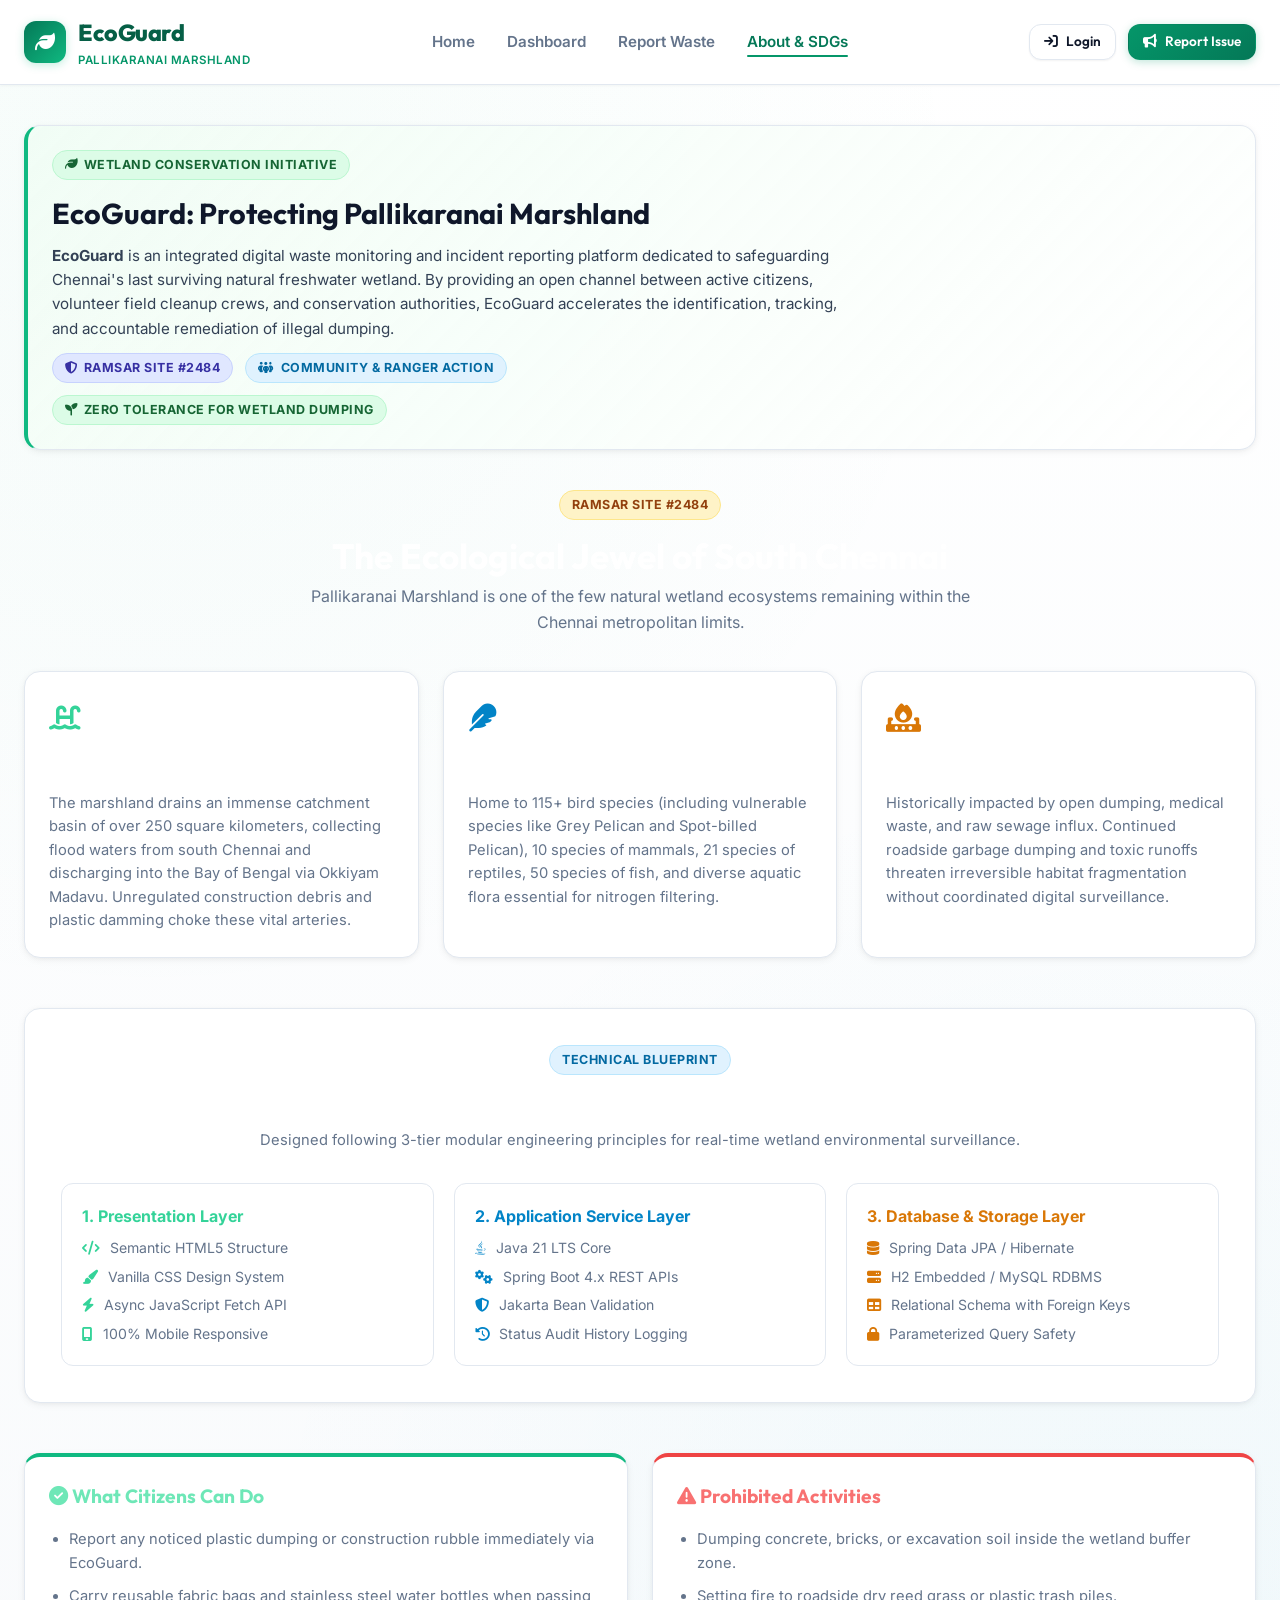
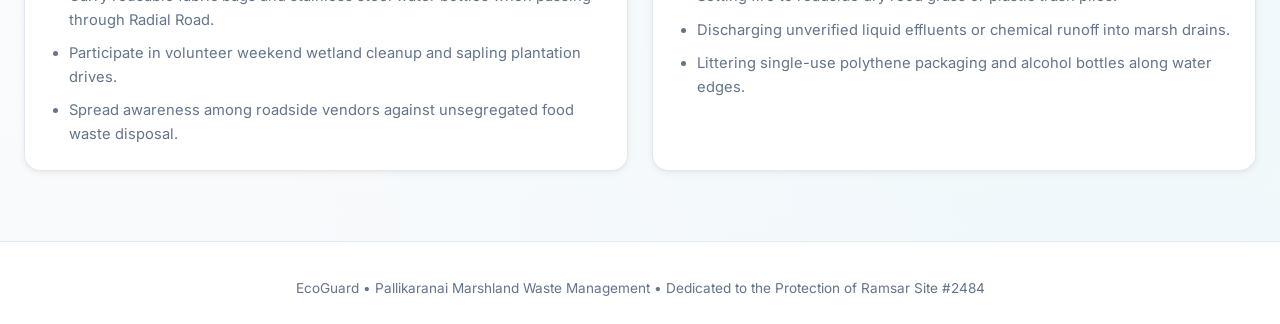
<file: src/main/resources/static/about.html>
<!DOCTYPE html>
<html lang="en">
<head>
  <meta charset="UTF-8">
  <meta name="viewport" content="width=device-width, initial-scale=1.0">
  <title>EcoGuard | About & Conservation Mission</title>
  <meta name="description" content="Conservation background, ecological profile, and system architecture for Pallikaranai Marshland Waste Management System.">
  <link rel="stylesheet" href="css/style.css">
  <link rel="stylesheet" href="https://cdnjs.cloudflare.com/ajax/libs/font-awesome/6.4.0/css/all.min.css">
</head>
<body>

  <!-- Navigation Bar -->
  <header class="navbar">
    <div class="container nav-container">
      <a href="index.html" class="brand">
        <div class="brand-icon">
          <i class="fa-solid fa-leaf"></i>
        </div>
        <div>
          <div class="brand-title">EcoGuard</div>
          <div class="brand-sub">Pallikaranai Marshland</div>
        </div>
      </a>

      <ul class="nav-links">
        <li><a href="index.html" class="nav-link">Home</a></li>
        <li><a href="dashboard.html" class="nav-link">Dashboard</a></li>
        <li><a href="report.html" class="nav-link">Report Waste</a></li>
        <li><a href="about.html" class="nav-link active">About & SDGs</a></li>
      </ul>

      <div class="nav-actions" id="nav-user-actions">
        <!-- Injected dynamically by api.js -->
      </div>
    </div>
  </header>

  <!-- Main Content -->
  <main class="container" style="padding-top: 40px; padding-bottom: 70px;">

    <!-- Project Mission Card -->
    <div class="card" style="margin-bottom: 40px; border-left: 4px solid var(--primary-500); background: linear-gradient(135deg, rgba(240, 253, 244, 0.8), #ffffff);">
      <div style="display: flex; justify-content: space-between; align-items: flex-start; flex-wrap: wrap; gap: 20px;">
        <div style="max-width: 800px;">
          <span class="badge badge-resolved" style="margin-bottom: 10px;">
            <i class="fa-solid fa-leaf"></i> WETLAND CONSERVATION INITIATIVE
          </span>
          <h2 style="font-family: var(--font-heading); font-size: 1.8rem; color: var(--text-main); margin-bottom: 8px;">
            EcoGuard: Protecting Pallikaranai Marshland
          </h2>
          <p style="color: var(--text-body); font-size: 0.95rem; line-height: 1.6; margin-bottom: 12px;">
            <strong>EcoGuard</strong> is an integrated digital waste monitoring and incident reporting platform dedicated to safeguarding 
            Chennai's last surviving natural freshwater wetland. By providing an open channel between active citizens, volunteer field cleanup crews, 
            and conservation authorities, EcoGuard accelerates the identification, tracking, and accountable remediation of illegal dumping.
          </p>
          <div style="display: flex; gap: 12px; flex-wrap: wrap;">
            <span class="badge badge-under-review"><i class="fa-solid fa-shield-halved"></i> Ramsar Site #2484</span>
            <span class="badge badge-in-progress"><i class="fa-solid fa-people-group"></i> Community & Ranger Action</span>
            <span class="badge badge-resolved"><i class="fa-solid fa-seedling"></i> Zero Tolerance for Wetland Dumping</span>
          </div>
        </div>
      </div>
    </div>

    <!-- Pallikaranai Marshland Ecological Profile -->
    <div style="margin-bottom: 50px;">
      <div style="text-align: center; max-width: 700px; margin: 0 auto 36px;">
        <span class="badge badge-submitted" style="margin-bottom: 8px;">RAMSAR SITE #2484</span>
        <h2 style="font-family: var(--font-heading); font-size: 2.2rem; color: white;">
          The Ecological Jewel of South Chennai
        </h2>
        <p style="color: var(--text-muted);">
          Pallikaranai Marshland is one of the few natural wetland ecosystems remaining within the Chennai metropolitan limits.
        </p>
      </div>

      <div style="display: grid; grid-template-columns: repeat(auto-fit, minmax(320px, 1fr)); gap: 24px;">
        <div class="card">
          <div style="font-size: 28px; color: var(--primary-400); margin-bottom: 12px;">
            <i class="fa-solid fa-water-ladder"></i>
          </div>
          <h3 style="font-family: var(--font-heading); font-size: 1.2rem; color: white; margin-bottom: 8px;">
            Critical Hydrological Function
          </h3>
          <p style="color: var(--text-muted); font-size: 0.92rem; line-height: 1.6;">
            The marshland drains an immense catchment basin of over 250 square kilometers, collecting flood waters from south Chennai 
            and discharging into the Bay of Bengal via Okkiyam Madavu. Unregulated construction debris and plastic damming choke these vital arteries.
          </p>
        </div>

        <div class="card">
          <div style="font-size: 28px; color: var(--accent-cyan); margin-bottom: 12px;">
            <i class="fa-solid fa-feather"></i>
          </div>
          <h3 style="font-family: var(--font-heading); font-size: 1.2rem; color: white; margin-bottom: 8px;">
            Rich Biodiversity Haven
          </h3>
          <p style="color: var(--text-muted); font-size: 0.92rem; line-height: 1.6;">
            Home to 115+ bird species (including vulnerable species like Grey Pelican and Spot-billed Pelican), 10 species of mammals, 
            21 species of reptiles, 50 species of fish, and diverse aquatic flora essential for nitrogen filtering.
          </p>
        </div>

        <div class="card">
          <div style="font-size: 28px; color: var(--accent-amber); margin-bottom: 12px;">
            <i class="fa-solid fa-fire-burner"></i>
          </div>
          <h3 style="font-family: var(--font-heading); font-size: 1.2rem; color: white; margin-bottom: 8px;">
            Pollution Pressures & Threats
          </h3>
          <p style="color: var(--text-muted); font-size: 0.92rem; line-height: 1.6;">
            Historically impacted by open dumping, medical waste, and raw sewage influx. Continued roadside garbage dumping and toxic runoffs 
            threaten irreversible habitat fragmentation without coordinated digital surveillance.
          </p>
        </div>
      </div>
    </div>

    <!-- System Architecture Breakdown -->
    <div class="card" style="margin-bottom: 50px; padding: 36px;">
      <div style="text-align: center; margin-bottom: 30px;">
        <span class="badge badge-in-progress" style="margin-bottom: 8px;">TECHNICAL BLUEPRINT</span>
        <h3 style="font-family: var(--font-heading); font-size: 1.8rem; color: white;">
          EcoGuard System Architecture
        </h3>
        <p style="color: var(--text-muted); font-size: 0.92rem;">
          Designed following 3-tier modular engineering principles for real-time wetland environmental surveillance.
        </p>
      </div>

      <div style="display: grid; grid-template-columns: repeat(auto-fit, minmax(240px, 1fr)); gap: 20px;">
        <div style="background: rgba(255,255,255,0.02); border: 1px solid var(--border-glass); border-radius: var(--radius-md); padding: 20px;">
          <div style="color: var(--primary-400); font-weight: 700; margin-bottom: 8px; font-size: 1rem;">
            1. Presentation Layer
          </div>
          <ul style="color: var(--text-muted); font-size: 0.88rem; list-style: none; display: flex; flex-direction: column; gap: 6px;">
            <li><i class="fa-solid fa-code" style="color: var(--primary-400); margin-right: 6px;"></i> Semantic HTML5 Structure</li>
            <li><i class="fa-solid fa-paintbrush" style="color: var(--primary-400); margin-right: 6px;"></i> Vanilla CSS Design System</li>
            <li><i class="fa-solid fa-bolt" style="color: var(--primary-400); margin-right: 6px;"></i> Async JavaScript Fetch API</li>
            <li><i class="fa-solid fa-mobile-screen" style="color: var(--primary-400); margin-right: 6px;"></i> 100% Mobile Responsive</li>
          </ul>
        </div>

        <div style="background: rgba(255,255,255,0.02); border: 1px solid var(--border-glass); border-radius: var(--radius-md); padding: 20px;">
          <div style="color: var(--accent-cyan); font-weight: 700; margin-bottom: 8px; font-size: 1rem;">
            2. Application Service Layer
          </div>
          <ul style="color: var(--text-muted); font-size: 0.88rem; list-style: none; display: flex; flex-direction: column; gap: 6px;">
            <li><i class="fa-brands fa-java" style="color: var(--accent-cyan); margin-right: 6px;"></i> Java 21 LTS Core</li>
            <li><i class="fa-solid fa-gears" style="color: var(--accent-cyan); margin-right: 6px;"></i> Spring Boot 4.x REST APIs</li>
            <li><i class="fa-solid fa-shield-halved" style="color: var(--accent-cyan); margin-right: 6px;"></i> Jakarta Bean Validation</li>
            <li><i class="fa-solid fa-clock-rotate-left" style="color: var(--accent-cyan); margin-right: 6px;"></i> Status Audit History Logging</li>
          </ul>
        </div>

        <div style="background: rgba(255,255,255,0.02); border: 1px solid var(--border-glass); border-radius: var(--radius-md); padding: 20px;">
          <div style="color: var(--accent-amber); font-weight: 700; margin-bottom: 8px; font-size: 1rem;">
            3. Database & Storage Layer
          </div>
          <ul style="color: var(--text-muted); font-size: 0.88rem; list-style: none; display: flex; flex-direction: column; gap: 6px;">
            <li><i class="fa-solid fa-database" style="color: var(--accent-amber); margin-right: 6px;"></i> Spring Data JPA / Hibernate</li>
            <li><i class="fa-solid fa-server" style="color: var(--accent-amber); margin-right: 6px;"></i> H2 Embedded / MySQL RDBMS</li>
            <li><i class="fa-solid fa-table" style="color: var(--accent-amber); margin-right: 6px;"></i> Relational Schema with Foreign Keys</li>
            <li><i class="fa-solid fa-lock" style="color: var(--accent-amber); margin-right: 6px;"></i> Parameterized Query Safety</li>
          </ul>
        </div>
      </div>
    </div>

    <!-- Do's and Don'ts for Marshland Conservation -->
    <div style="display: grid; grid-template-columns: repeat(auto-fit, minmax(320px, 1fr)); gap: 24px;">
      <div class="card" style="border-top: 4px solid var(--primary-500);">
        <h3 style="font-family: var(--font-heading); font-size: 1.2rem; color: var(--primary-300); margin-bottom: 16px;">
          <i class="fa-solid fa-circle-check"></i> What Citizens Can Do
        </h3>
        <ul style="color: var(--text-muted); font-size: 0.92rem; display: flex; flex-direction: column; gap: 10px; padding-left: 20px;">
          <li>Report any noticed plastic dumping or construction rubble immediately via EcoGuard.</li>
          <li>Carry reusable fabric bags and stainless steel water bottles when passing through Radial Road.</li>
          <li>Participate in volunteer weekend wetland cleanup and sapling plantation drives.</li>
          <li>Spread awareness among roadside vendors against unsegregated food waste disposal.</li>
        </ul>
      </div>

      <div class="card" style="border-top: 4px solid #ef4444;">
        <h3 style="font-family: var(--font-heading); font-size: 1.2rem; color: #f87171; margin-bottom: 16px;">
          <i class="fa-solid fa-triangle-exclamation"></i> Prohibited Activities
        </h3>
        <ul style="color: var(--text-muted); font-size: 0.92rem; display: flex; flex-direction: column; gap: 10px; padding-left: 20px;">
          <li>Dumping concrete, bricks, or excavation soil inside the wetland buffer zone.</li>
          <li>Setting fire to roadside dry reed grass or plastic trash piles.</li>
          <li>Discharging unverified liquid effluents or chemical runoff into marsh drains.</li>
          <li>Littering single-use polythene packaging and alcohol bottles along water edges.</li>
        </ul>
      </div>
    </div>

  </main>

  <!-- Footer -->
  <footer class="footer">
    <div class="container" style="text-align: center;">
      <p style="color: var(--text-muted); font-size: 0.85rem;">
        EcoGuard &bull; Pallikaranai Marshland Waste Management &bull; Dedicated to the Protection of Ramsar Site #2484
      </p>
    </div>
  </footer>

  <script src="js/api.js"></script>
</body>
</html>
</file>
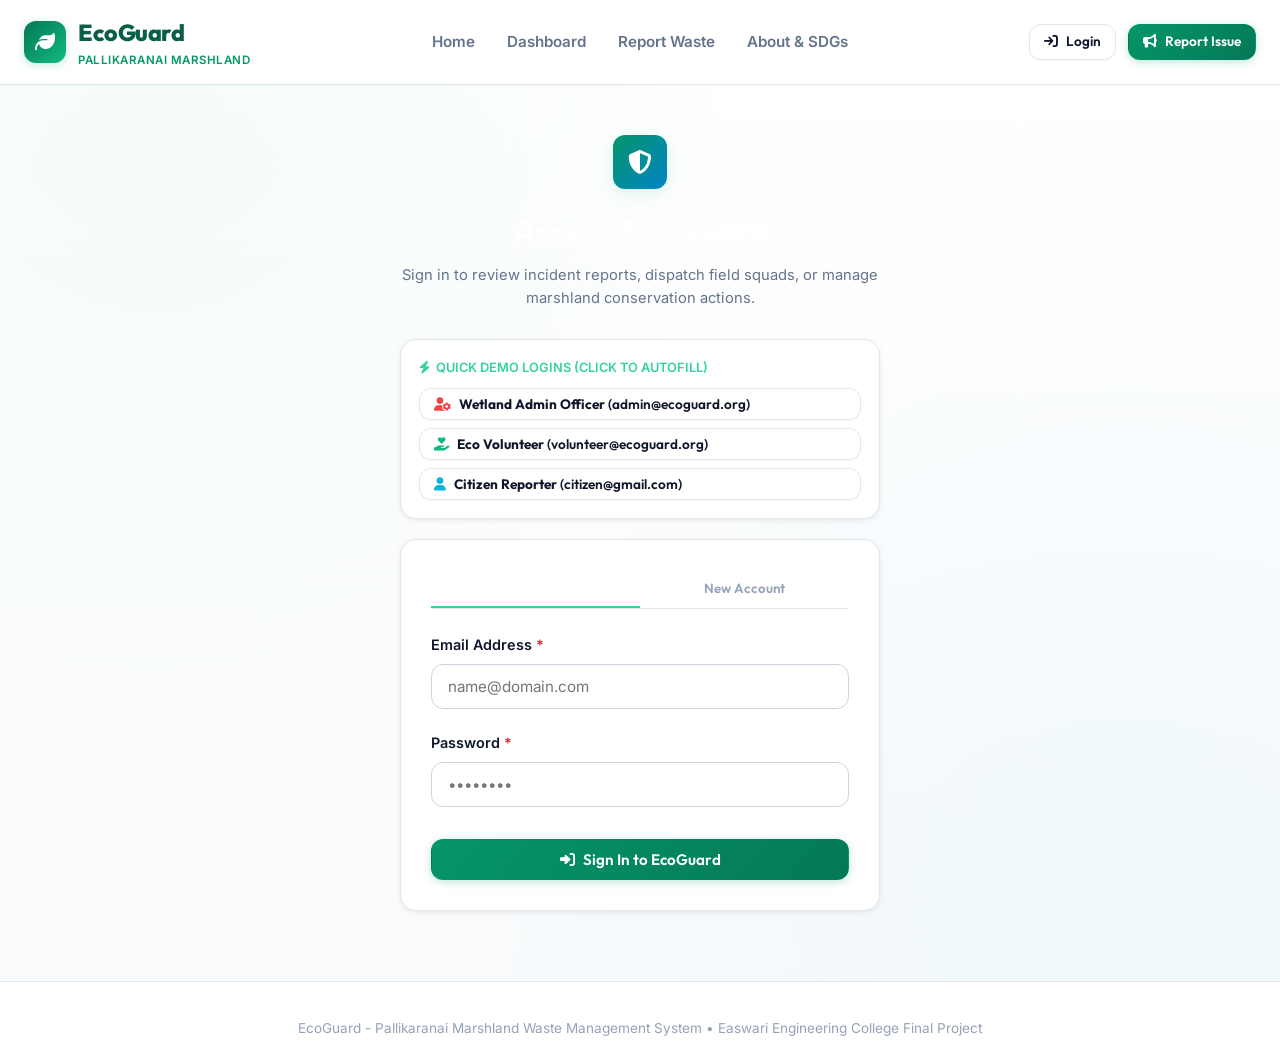
<file: src/main/resources/static/login.html>
<!DOCTYPE html>
<html lang="en">
<head>
  <meta charset="UTF-8">
  <meta name="viewport" content="width=device-width, initial-scale=1.0">
  <title>EcoGuard | Login & Access Portal</title>
  <meta name="description" content="Sign in to EcoGuard for Pallikaranai Marshland monitoring, administrative review, and field patrol management.">
  <link rel="stylesheet" href="css/style.css">
  <link rel="stylesheet" href="https://cdnjs.cloudflare.com/ajax/libs/font-awesome/6.4.0/css/all.min.css">
</head>
<body>

  <!-- Navigation Bar -->
  <header class="navbar">
    <div class="container nav-container">
      <a href="index.html" class="brand">
        <div class="brand-icon">
          <i class="fa-solid fa-leaf"></i>
        </div>
        <div>
          <div class="brand-title">EcoGuard</div>
          <div class="brand-sub">Pallikaranai Marshland</div>
        </div>
      </a>

      <ul class="nav-links">
        <li><a href="index.html" class="nav-link">Home</a></li>
        <li><a href="dashboard.html" class="nav-link">Dashboard</a></li>
        <li><a href="report.html" class="nav-link">Report Waste</a></li>
        <li><a href="about.html" class="nav-link">About & SDGs</a></li>
      </ul>

      <div class="nav-actions" id="nav-user-actions">
        <!-- Injected dynamically by api.js -->
      </div>
    </div>
  </header>

  <main class="container" style="padding-top: 50px; padding-bottom: 70px; display: flex; justify-content: center;">
    <div style="width: 100%; max-width: 480px;">

      <!-- Header -->
      <div style="text-align: center; margin-bottom: 28px;">
        <div style="width: 54px; height: 54px; border-radius: var(--radius-md); background: linear-gradient(135deg, var(--primary-600), var(--accent-cyan)); display: flex; align-items: center; justify-content: center; margin: 0 auto 16px; color: white; font-size: 24px; box-shadow: var(--glow-emerald);">
          <i class="fa-solid fa-shield-halved"></i>
        </div>
        <h1 style="font-family: var(--font-heading); font-size: 2rem; color: white; margin-bottom: 8px;">
          Access EcoGuard
        </h1>
        <p style="color: var(--text-muted); font-size: 0.92rem;">
          Sign in to review incident reports, dispatch field squads, or manage marshland conservation actions.
        </p>
      </div>

      <!-- Quick Demo Account Fillers -->
      <div class="card" style="margin-bottom: 20px; padding: 18px;">
        <div style="font-size: 0.8rem; font-weight: 600; color: var(--primary-400); text-transform: uppercase; margin-bottom: 10px; display: flex; align-items: center; gap: 6px;">
          <i class="fa-solid fa-bolt"></i> Quick Demo Logins (Click to Autofill)
        </div>
        <div style="display: flex; flex-direction: column; gap: 8px;">
          <button type="button" onclick="quickFill('admin@ecoguard.org', 'admin123')" class="btn btn-secondary btn-sm" style="justify-content: flex-start; text-align: left;">
            <i class="fa-solid fa-user-gear" style="color: #ef4444;"></i>
            <span><strong>Wetland Admin Officer</strong> (admin@ecoguard.org)</span>
          </button>
          <button type="button" onclick="quickFill('volunteer@ecoguard.org', 'volunteer123')" class="btn btn-secondary btn-sm" style="justify-content: flex-start; text-align: left;">
            <i class="fa-solid fa-hand-holding-heart" style="color: #10b981;"></i>
            <span><strong>Eco Volunteer</strong> (volunteer@ecoguard.org)</span>
          </button>
          <button type="button" onclick="quickFill('citizen@gmail.com', 'citizen123')" class="btn btn-secondary btn-sm" style="justify-content: flex-start; text-align: left;">
            <i class="fa-solid fa-user" style="color: #06b6d4;"></i>
            <span><strong>Citizen Reporter</strong> (citizen@gmail.com)</span>
          </button>
        </div>
      </div>

      <!-- Login / Signup Card -->
      <div class="card" style="padding: 30px;">
        <!-- Tabs -->
        <div style="display: flex; border-bottom: 1px solid var(--border-glass); margin-bottom: 24px;">
          <button id="tab-login" onclick="switchAuthTab('login')" style="flex: 1; padding: 10px; background: none; border: none; color: white; font-weight: 600; font-family: var(--font-heading); border-bottom: 2px solid var(--primary-400); cursor: pointer;">
            Sign In
          </button>
          <button id="tab-register" onclick="switchAuthTab('register')" style="flex: 1; padding: 10px; background: none; border: none; color: var(--text-dim); font-weight: 600; font-family: var(--font-heading); border-bottom: 2px solid transparent; cursor: pointer;">
            New Account
          </button>
        </div>

        <!-- Login Form -->
        <form id="auth-login-form" onsubmit="handleLoginSubmit(event)">
          <div class="form-group">
            <label class="form-label" for="login-email">Email Address <span class="req">*</span></label>
            <input type="email" id="login-email" class="form-control" placeholder="name@domain.com" required>
          </div>

          <div class="form-group">
            <label class="form-label" for="login-password">Password <span class="req">*</span></label>
            <input type="password" id="login-password" class="form-control" placeholder="••••••••" required>
          </div>

          <button type="submit" class="btn btn-primary" id="btn-login" style="width: 100%; margin-top: 10px;">
            <i class="fa-solid fa-right-to-bracket"></i> Sign In to EcoGuard
          </button>
        </form>

        <!-- Register Form (Initially Hidden) -->
        <form id="auth-register-form" onsubmit="handleRegisterSubmit(event)" style="display: none;">
          <div class="form-group">
            <label class="form-label" for="reg-name">Full Name <span class="req">*</span></label>
            <input type="text" id="reg-name" class="form-control" placeholder="e.g. Adarsh S" required>
          </div>

          <div class="form-group">
            <label class="form-label" for="reg-email">Email Address <span class="req">*</span></label>
            <input type="email" id="reg-email" class="form-control" placeholder="name@domain.com" required>
          </div>

          <div class="form-group">
            <label class="form-label" for="reg-password">Password <span class="req">*</span></label>
            <input type="password" id="reg-password" class="form-control" placeholder="Minimum 6 characters" minlength="6" required>
          </div>

          <div class="form-group">
            <label class="form-label" for="reg-role">Account Type</label>
            <select id="reg-role" class="form-control">
              <option value="CITIZEN">Concerned Citizen</option>
              <option value="VOLUNTEER">Eco Volunteer / Student</option>
              <option value="ADMIN">Wetland Authority Official</option>
            </select>
          </div>

          <button type="submit" class="btn btn-primary" id="btn-register" style="width: 100%; margin-top: 10px;">
            <i class="fa-solid fa-user-plus"></i> Create EcoGuard Account
          </button>
        </form>

      </div>
    </div>
  </main>

  <!-- Footer -->
  <footer class="footer">
    <div class="container" style="text-align: center;">
      <p style="color: var(--text-dim); font-size: 0.85rem;">
        EcoGuard - Pallikaranai Marshland Waste Management System &bull; Easwari Engineering College Final Project
      </p>
    </div>
  </footer>

  <script src="js/api.js"></script>
  <script>
    function quickFill(email, password) {
      switchAuthTab('login');
      document.getElementById('login-email').value = email;
      document.getElementById('login-password').value = password;
      showToast(`Autofilled credentials for ${email}`);
    }

    function switchAuthTab(tab) {
      const loginForm = document.getElementById('auth-login-form');
      const regForm = document.getElementById('auth-register-form');
      const tabLogin = document.getElementById('tab-login');
      const tabReg = document.getElementById('tab-register');

      if (tab === 'login') {
        loginForm.style.display = 'block';
        regForm.style.display = 'none';
        tabLogin.style.color = 'white';
        tabLogin.style.borderBottomColor = 'var(--primary-400)';
        tabReg.style.color = 'var(--text-dim)';
        tabReg.style.borderBottomColor = 'transparent';
      } else {
        loginForm.style.display = 'none';
        regForm.style.display = 'block';
        tabReg.style.color = 'white';
        tabReg.style.borderBottomColor = 'var(--primary-400)';
        tabLogin.style.color = 'var(--text-dim)';
        tabLogin.style.borderBottomColor = 'transparent';
      }
    }

    async function handleLoginSubmit(e) {
      e.preventDefault();
      const email = document.getElementById('login-email').value.trim();
      const password = document.getElementById('login-password').value;

      const btn = document.getElementById('btn-login');
      btn.disabled = true;
      btn.innerHTML = '<i class="fa-solid fa-spinner fa-spin"></i> Authenticating...';

      try {
        const res = await EcoGuardAPI.login(email, password);
        if (res.success) {
          EcoGuardAPI.setUser({
            userId: res.userId,
            name: res.name,
            email: res.email,
            role: res.role,
            token: res.token
          });
          showToast(`Welcome back, ${res.name}!`);
          setTimeout(() => {
            window.location.href = 'dashboard.html';
          }, 800);
        } else {
          showToast(res.message || 'Invalid credentials', 'error');
        }
      } catch (err) {
        console.error('Login error', err);
        showToast('Login server error. Please try again.', 'error');
      } finally {
        btn.disabled = false;
        btn.innerHTML = '<i class="fa-solid fa-right-to-bracket"></i> Sign In to EcoGuard';
      }
    }

    async function handleRegisterSubmit(e) {
      e.preventDefault();
      const name = document.getElementById('reg-name').value.trim();
      const email = document.getElementById('reg-email').value.trim();
      const password = document.getElementById('reg-password').value;
      const role = document.getElementById('reg-role').value;

      const btn = document.getElementById('btn-register');
      btn.disabled = true;
      btn.innerHTML = '<i class="fa-solid fa-spinner fa-spin"></i> Registering...';

      try {
        const res = await EcoGuardAPI.register(name, email, password, role);
        if (res.success) {
          EcoGuardAPI.setUser({
            userId: res.userId,
            name: res.name,
            email: res.email,
            role: res.role,
            token: res.token
          });
          showToast(`Account created! Welcome to EcoGuard, ${res.name}!`);
          setTimeout(() => {
            window.location.href = 'dashboard.html';
          }, 800);
        } else {
          showToast(res.message || 'Registration failed', 'error');
        }
      } catch (err) {
        console.error('Register error', err);
        showToast('Registration server error. Please try again.', 'error');
      } finally {
        btn.disabled = false;
        btn.innerHTML = '<i class="fa-solid fa-user-plus"></i> Create EcoGuard Account';
      }
    }
  </script>
</body>
</html>
</file>
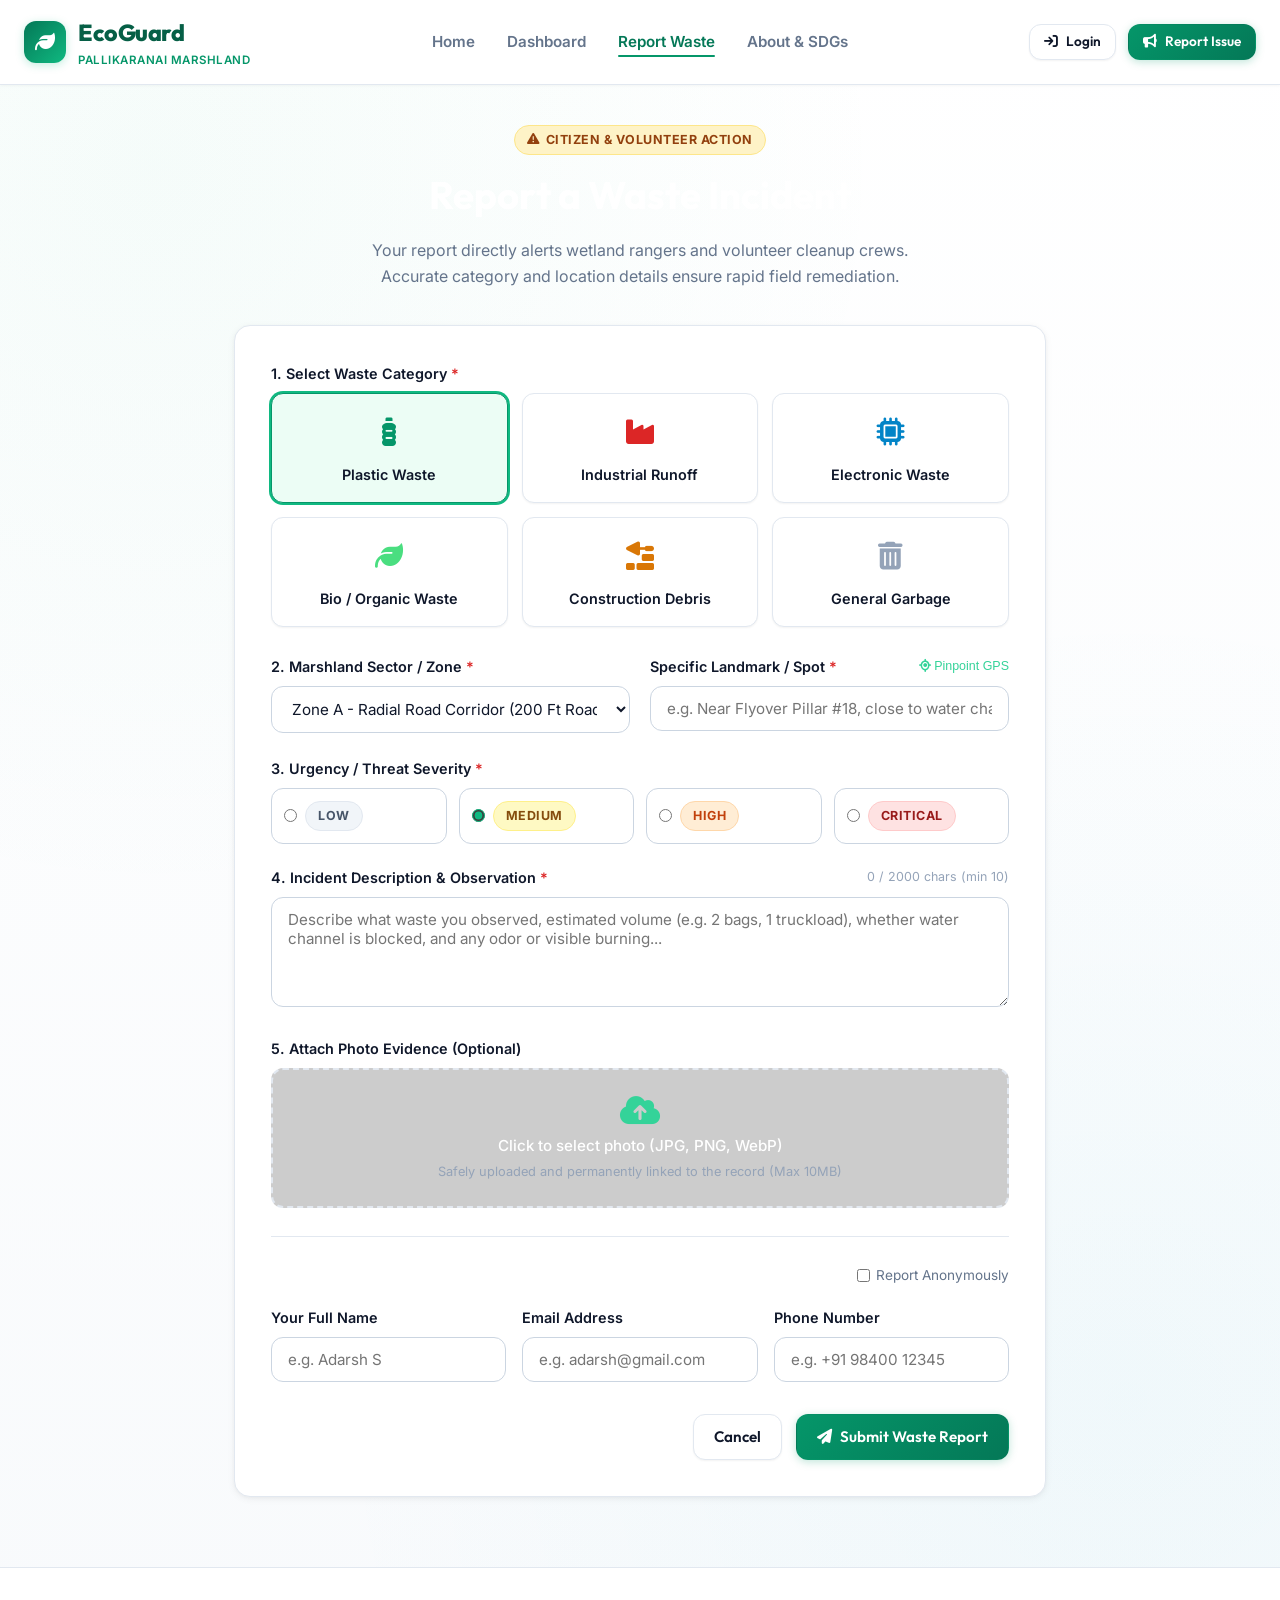
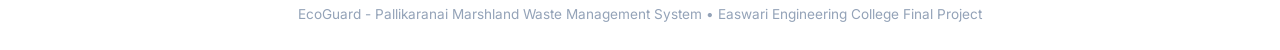
<file: src/main/resources/static/report.html>
<!DOCTYPE html>
<html lang="en">
<head>
  <meta charset="UTF-8">
  <meta name="viewport" content="width=device-width, initial-scale=1.0">
  <title>EcoGuard | Report Waste Incident</title>
  <meta name="description" content="Report illegal waste dumping, plastic pollution, or industrial runoff in Pallikaranai Marshland.">
  <link rel="stylesheet" href="css/style.css">
  <link rel="stylesheet" href="https://cdnjs.cloudflare.com/ajax/libs/font-awesome/6.4.0/css/all.min.css">
</head>
<body>

  <!-- Navigation Bar -->
  <header class="navbar">
    <div class="container nav-container">
      <a href="index.html" class="brand">
        <div class="brand-icon">
          <i class="fa-solid fa-leaf"></i>
        </div>
        <div>
          <div class="brand-title">EcoGuard</div>
          <div class="brand-sub">Pallikaranai Marshland</div>
        </div>
      </a>

      <ul class="nav-links">
        <li><a href="index.html" class="nav-link">Home</a></li>
        <li><a href="dashboard.html" class="nav-link">Dashboard</a></li>
        <li><a href="report.html" class="nav-link active">Report Waste</a></li>
        <li><a href="about.html" class="nav-link">About & SDGs</a></li>
      </ul>

      <div class="nav-actions" id="nav-user-actions">
        <!-- Injected dynamically by api.js -->
      </div>
    </div>
  </header>

  <!-- Report Form Container -->
  <main class="container" style="padding-top: 40px; padding-bottom: 70px; max-width: 860px;">
    
    <div style="text-align: center; margin-bottom: 36px;">
      <span class="badge badge-submitted" style="margin-bottom: 10px;">
        <i class="fa-solid fa-triangle-exclamation"></i> CITIZEN & VOLUNTEER ACTION
      </span>
      <h1 style="font-family: var(--font-heading); font-size: 2.4rem; color: white; margin-bottom: 12px;">
        Report a Waste Incident
      </h1>
      <p style="color: var(--text-muted); font-size: 1rem; max-width: 600px; margin: 0 auto;">
        Your report directly alerts wetland rangers and volunteer cleanup crews. 
        Accurate category and location details ensure rapid field remediation.
      </p>
    </div>

    <div class="card" style="padding: 36px;">
      <form id="waste-report-form" onsubmit="handleReportSubmit(event)">

        <!-- Step 1: Waste Category -->
        <div style="margin-bottom: 28px;">
          <label class="form-label">
            1. Select Waste Category <span class="req">*</span>
          </label>
          <input type="hidden" id="report-category" value="Plastic Waste" required>

          <div class="category-grid" id="category-selector-grid">
            <div class="category-card selected" onclick="selectCategory('Plastic Waste', this)">
              <div class="category-icon"><i class="fa-solid fa-bottle-water"></i></div>
              <div class="category-name">Plastic Waste</div>
            </div>

            <div class="category-card" onclick="selectCategory('Industrial Runoff', this)">
              <div class="category-icon" style="color: var(--accent-red);"><i class="fa-solid fa-industry"></i></div>
              <div class="category-name">Industrial Runoff</div>
            </div>

            <div class="category-card" onclick="selectCategory('Electronic Waste', this)">
              <div class="category-icon" style="color: var(--accent-cyan);"><i class="fa-solid fa-microchip"></i></div>
              <div class="category-name">Electronic Waste</div>
            </div>

            <div class="category-card" onclick="selectCategory('Bio / Organic Waste', this)">
              <div class="category-icon" style="color: #4ade80;"><i class="fa-solid fa-leaf"></i></div>
              <div class="category-name">Bio / Organic Waste</div>
            </div>

            <div class="category-card" onclick="selectCategory('Construction Debris', this)">
              <div class="category-icon" style="color: var(--accent-amber);"><i class="fa-solid fa-trowel-bricks"></i></div>
              <div class="category-name">Construction Debris</div>
            </div>

            <div class="category-card" onclick="selectCategory('General Solid Waste', this)">
              <div class="category-icon" style="color: #94a3b8;"><i class="fa-solid fa-trash-can"></i></div>
              <div class="category-name">General Garbage</div>
            </div>
          </div>
        </div>

        <!-- Step 2: Marshland Sector & Location -->
        <div style="display: grid; grid-template-columns: repeat(auto-fit, minmax(260px, 1fr)); gap: 20px; margin-bottom: 24px;">
          <div>
            <label class="form-label" for="report-zone">
              2. Marshland Sector / Zone <span class="req">*</span>
            </label>
            <select id="report-zone" class="form-control" required>
              <option value="Zone A - Radial Road Corridor">Zone A - Radial Road Corridor (200 Ft Road)</option>
              <option value="Zone B - Velachery MRTS Edge">Zone B - Velachery MRTS Terminal Edge</option>
              <option value="Zone C - Perumbakkam Boundary">Zone C - Perumbakkam Wetland Boundary</option>
              <option value="Zone D - Medavakkam Lake Inlet">Zone D - Medavakkam Lake Inlet & Bypass</option>
              <option value="Zone E - Sholinganallur Radial Link">Zone E - Sholinganallur Radial Link</option>
            </select>
          </div>

          <div>
            <div style="display: flex; justify-content: space-between; align-items: center; margin-bottom: 8px;">
              <label class="form-label" for="report-location" style="margin-bottom: 0;">
                Specific Landmark / Spot <span class="req">*</span>
              </label>
              <button type="button" onclick="autoFillGPS()" style="background: none; border: none; color: var(--primary-400); font-size: 0.78rem; cursor: pointer;">
                <i class="fa-solid fa-location-crosshairs"></i> Pinpoint GPS
              </button>
            </div>
            <input type="text" id="report-location" class="form-control" placeholder="e.g. Near Flyover Pillar #18, close to water channel" required>
          </div>
        </div>

        <!-- Step 3: Urgency Level -->
        <div class="form-group">
          <label class="form-label">
            3. Urgency / Threat Severity <span class="req">*</span>
          </label>
          <div style="display: grid; grid-template-columns: repeat(auto-fit, minmax(130px, 1fr)); gap: 12px;">
            <label style="background: rgba(255,255,255,0.03); border: 1px solid var(--border-subtle); padding: 12px; border-radius: var(--radius-md); cursor: pointer; display: flex; align-items: center; gap: 8px;">
              <input type="radio" name="severity" value="LOW" style="accent-color: var(--primary-500);">
              <span class="badge badge-low">Low</span>
            </label>
            <label style="background: rgba(255,255,255,0.03); border: 1px solid var(--border-subtle); padding: 12px; border-radius: var(--radius-md); cursor: pointer; display: flex; align-items: center; gap: 8px;">
              <input type="radio" name="severity" value="MEDIUM" checked style="accent-color: var(--primary-500);">
              <span class="badge badge-medium">Medium</span>
            </label>
            <label style="background: rgba(255,255,255,0.03); border: 1px solid var(--border-subtle); padding: 12px; border-radius: var(--radius-md); cursor: pointer; display: flex; align-items: center; gap: 8px;">
              <input type="radio" name="severity" value="HIGH" style="accent-color: var(--primary-500);">
              <span class="badge badge-high">High</span>
            </label>
            <label style="background: rgba(255,255,255,0.03); border: 1px solid var(--border-subtle); padding: 12px; border-radius: var(--radius-md); cursor: pointer; display: flex; align-items: center; gap: 8px;">
              <input type="radio" name="severity" value="CRITICAL" style="accent-color: var(--accent-red);">
              <span class="badge badge-critical">Critical</span>
            </label>
          </div>
        </div>

        <!-- Step 4: Description -->
        <div class="form-group">
          <div style="display: flex; justify-content: space-between; align-items: center; margin-bottom: 8px;">
            <label class="form-label" for="report-description" style="margin-bottom: 0;">
              4. Incident Description & Observation <span class="req">*</span>
            </label>
            <span id="char-counter" style="font-size: 0.78rem; color: var(--text-dim);">0 / 2000 chars (min 10)</span>
          </div>
          <textarea id="report-description" class="form-control" rows="4" 
            placeholder="Describe what waste you observed, estimated volume (e.g. 2 bags, 1 truckload), whether water channel is blocked, and any odor or visible burning..." required></textarea>
        </div>

        <!-- Step 5: Optional Photo Upload -->
        <div class="form-group">
          <label class="form-label">
            5. Attach Photo Evidence (Optional)
          </label>
          <div style="border: 2px dashed var(--border-glass); border-radius: var(--radius-md); padding: 24px; text-align: center; background: rgba(0,0,0,0.2); cursor: pointer;" onclick="document.getElementById('file-input').click()">
            <i class="fa-solid fa-cloud-arrow-up" style="font-size: 32px; color: var(--primary-400); margin-bottom: 8px;"></i>
            <div style="font-weight: 500; font-size: 0.95rem; color: #fff;">Click to select photo (JPG, PNG, WebP)</div>
            <div style="font-size: 0.8rem; color: var(--text-dim); margin-top: 4px;">Safely uploaded and permanently linked to the record (Max 10MB)</div>
            <input type="file" id="file-input" style="display: none;" accept="image/jpeg,image/png,image/webp" onchange="previewImage(this)">
          </div>
          <div id="image-preview-container" style="display: none; margin-top: 12px; align-items: center; gap: 12px; background: rgba(255,255,255,0.05); padding: 8px 14px; border-radius: 8px;">
            <i class="fa-solid fa-image" style="color: var(--primary-400);"></i>
            <span id="preview-filename" style="font-size: 0.85rem; color: white; flex: 1;"></span>
            <button type="button" onclick="removeImage()" style="background: none; border: none; color: #f87171; cursor: pointer;"><i class="fa-solid fa-xmark"></i></button>
          </div>
        </div>

        <!-- Step 6: Reporter Information -->
        <div style="border-top: 1px solid var(--border-glass); padding-top: 24px; margin-top: 28px;">
          <div style="display: flex; justify-content: space-between; align-items: center; margin-bottom: 16px;">
            <h4 style="font-family: var(--font-heading); font-size: 1.1rem; color: white;">Reporter Information</h4>
            <label style="font-size: 0.85rem; color: var(--text-muted); cursor: pointer; display: flex; align-items: center; gap: 6px;">
              <input type="checkbox" id="toggle-anonymous" onchange="handleAnonymousToggle(this)" style="accent-color: var(--primary-500);">
              Report Anonymously
            </label>
          </div>

          <div id="reporter-fields" style="display: grid; grid-template-columns: repeat(auto-fit, minmax(220px, 1fr)); gap: 16px;">
            <div>
              <label class="form-label" for="report-name">Your Full Name</label>
              <input type="text" id="report-name" class="form-control" placeholder="e.g. Adarsh S">
            </div>
            <div>
              <label class="form-label" for="report-email">Email Address</label>
              <input type="email" id="report-email" class="form-control" placeholder="e.g. adarsh@gmail.com">
            </div>
            <div>
              <label class="form-label" for="report-phone">Phone Number</label>
              <input type="tel" id="report-phone" class="form-control" placeholder="e.g. +91 98400 12345">
            </div>
          </div>
        </div>

        <!-- Submit Button -->
        <div style="margin-top: 32px; display: flex; justify-content: flex-end; gap: 14px;">
          <a href="index.html" class="btn btn-secondary">Cancel</a>
          <button type="submit" class="btn btn-primary" id="btn-submit-report" style="min-width: 200px;">
            <i class="fa-solid fa-paper-plane"></i> Submit Waste Report
          </button>
        </div>

      </form>
    </div>

  </main>

  <!-- Modal: Report Success Confirmation -->
  <div class="modal-overlay" id="modal-success">
    <div class="modal-content" style="text-align: center; max-width: 520px;">
      <div style="width: 70px; height: 70px; border-radius: 50%; background: rgba(16, 185, 129, 0.2); border: 2px solid var(--primary-400); display: flex; align-items: center; justify-content: center; margin: 0 auto 20px; font-size: 32px; color: var(--primary-400);">
        <i class="fa-solid fa-check"></i>
      </div>

      <h3 style="font-family: var(--font-heading); font-size: 1.6rem; color: white; margin-bottom: 8px;">
        Report Saved to Database!
      </h3>
      <p style="color: var(--text-muted); font-size: 0.95rem; margin-bottom: 20px;">
        Your incident report has been securely stored in the database.
      </p>

      <div style="background: rgba(255,255,255,0.04); border: 1px solid var(--border-glass); border-radius: var(--radius-md); padding: 16px; margin-bottom: 24px; text-align: left;">
        <div style="display: flex; justify-content: space-between; margin-bottom: 8px; font-size: 0.9rem;">
          <span style="color: var(--text-dim);">Ticket ID:</span>
          <span style="font-weight: 700; color: var(--primary-300);" id="conf-ticket-id">#--</span>
        </div>
        <div style="display: flex; justify-content: space-between; margin-bottom: 8px; font-size: 0.9rem;">
          <span style="color: var(--text-dim);">Category:</span>
          <span style="font-weight: 600; color: white;" id="conf-category">--</span>
        </div>
        <div style="display: flex; justify-content: space-between; margin-bottom: 8px; font-size: 0.9rem;">
          <span style="color: var(--text-dim);">Sector:</span>
          <span style="font-weight: 600; color: white;" id="conf-zone">--</span>
        </div>
        <div id="conf-photo-row" style="display: none; justify-content: space-between; font-size: 0.9rem; margin-top: 8px; padding-top: 8px; border-top: 1px solid var(--border-glass);">
          <span style="color: var(--text-dim);">Attached Photo:</span>
          <span style="font-weight: 600; color: var(--accent-cyan);"><i class="fa-solid fa-paperclip"></i> Saved to server</span>
        </div>
      </div>

      <div style="display: flex; gap: 12px; justify-content: center;">
        <a href="dashboard.html" class="btn btn-primary btn-sm">
          <i class="fa-solid fa-chart-line"></i> View on Dashboard
        </a>
        <button onclick="resetAndCloseSuccessModal()" class="btn btn-secondary btn-sm">
          Submit Another Report
        </button>
      </div>
    </div>
  </div>

  <!-- Footer -->
  <footer class="footer">
    <div class="container" style="text-align: center;">
      <p style="color: var(--text-dim); font-size: 0.85rem;">
        EcoGuard - Pallikaranai Marshland Waste Management System &bull; Easwari Engineering College Final Project
      </p>
    </div>
  </footer>

  <script src="js/api.js"></script>
  <script>
    function selectCategory(catName, cardEl) {
      document.getElementById('report-category').value = catName;
      document.querySelectorAll('.category-card').forEach(c => c.classList.remove('selected'));
      cardEl.classList.add('selected');
    }

    function autoFillGPS() {
      const demoLocations = [
        "200 Feet Radial Road, opposite Pallikaranai Eco-Park gate",
        "Perumbakkam Lake canal bund near Wetland survey stone #12",
        "Velachery MRTS southern perimeter stormwater outlet",
        "Medavakkam bypass culvert near freshwater inlet marsh",
        "Sholinganallur Radial Link Road, adjacent to mangrove reed bed"
      ];
      const randomLoc = demoLocations[Math.floor(Math.random() * demoLocations.length)];
      document.getElementById('report-location').value = randomLoc;
      showToast('Landmark pinned with Pallikaranai field coordinates!');
    }

    function handleAnonymousToggle(checkbox) {
      const fields = document.getElementById('reporter-fields');
      if (checkbox.checked) {
        fields.style.opacity = '0.4';
        fields.style.pointerEvents = 'none';
        document.getElementById('report-name').value = 'Anonymous Citizen';
      } else {
        fields.style.opacity = '1';
        fields.style.pointerEvents = 'auto';
        const user = EcoGuardAPI.getUser();
        if (user) {
          document.getElementById('report-name').value = user.name;
          document.getElementById('report-email').value = user.email;
        } else {
          document.getElementById('report-name').value = '';
        }
      }
    }

    function previewImage(input) {
      if (input.files && input.files[0]) {
        const file = input.files[0];
        document.getElementById('preview-filename').textContent = file.name + ' (' + (file.size / 1024).toFixed(1) + ' KB)';
        document.getElementById('image-preview-container').style.display = 'flex';
      }
    }

    function removeImage() {
      document.getElementById('file-input').value = '';
      document.getElementById('image-preview-container').style.display = 'none';
    }

    // Character counter
    document.getElementById('report-description').addEventListener('input', (e) => {
      const len = e.target.value.length;
      document.getElementById('char-counter').textContent = `${len} / 2000 chars (min 10)`;
      if (len < 10) {
        document.getElementById('char-counter').style.color = '#f87171';
      } else {
        document.getElementById('char-counter').style.color = 'var(--primary-400)';
      }
    });

    async function handleReportSubmit(e) {
      e.preventDefault();
      const category = document.getElementById('report-category').value;
      const zone = document.getElementById('report-zone').value;
      const location = document.getElementById('report-location').value.trim();
      const severityChecked = document.querySelector('input[name="severity"]:checked');
      const severity = severityChecked ? severityChecked.value : 'MEDIUM';
      const description = document.getElementById('report-description').value.trim();
      const isAnon = document.getElementById('toggle-anonymous').checked;
      const reporterName = isAnon ? 'Anonymous Citizen' : (document.getElementById('report-name').value.trim() || 'Concerned Citizen');
      const reporterEmail = isAnon ? '' : document.getElementById('report-email').value.trim();
      const reporterPhone = isAnon ? '' : document.getElementById('report-phone').value.trim();

      if (description.length < 10) {
        showToast('Please provide a description of at least 10 characters', 'error');
        return;
      }

      const fileInput = document.getElementById('file-input');
      const hasPhoto = fileInput && fileInput.files && fileInput.files.length > 0;

      // Construct multipart FormData so real file is safely uploaded
      const formData = new FormData();
      formData.append('category', category);
      formData.append('zone', zone);
      formData.append('location', location);
      formData.append('severity', severity);
      formData.append('description', description);
      formData.append('reporterName', reporterName);
      if (reporterEmail) formData.append('reporterEmail', reporterEmail);
      if (reporterPhone) formData.append('reporterPhone', reporterPhone);

      if (hasPhoto) {
        formData.append('photo', fileInput.files[0]);
      }

      const btn = document.getElementById('btn-submit-report');
      btn.disabled = true;
      btn.innerHTML = '<i class="fa-solid fa-spinner fa-spin"></i> Saving Report...';

      try {
        const res = await EcoGuardAPI.submitReport(formData);
        if (res.success && res.data) {
          document.getElementById('conf-ticket-id').textContent = '#' + res.data.id;
          document.getElementById('conf-category').textContent = res.data.category;
          document.getElementById('conf-zone').textContent = res.data.zone;
          document.getElementById('conf-photo-row').style.display = res.data.imageUrl ? 'flex' : 'none';
          document.getElementById('modal-success').classList.add('active');
        } else {
          showToast(res.message || 'Failed to submit report', 'error');
        }
      } catch (err) {
        console.error('Error submitting report', err);
        showToast('Server communication error. Please try again.', 'error');
      } finally {
        btn.disabled = false;
        btn.innerHTML = '<i class="fa-solid fa-paper-plane"></i> Submit Waste Report';
      }
    }

    function resetAndCloseSuccessModal() {
      document.getElementById('modal-success').classList.remove('active');
      document.getElementById('waste-report-form').reset();
      document.getElementById('image-preview-container').style.display = 'none';
      document.getElementById('char-counter').textContent = '0 / 2000 chars (min 10)';
      window.scrollTo({ top: 0, behavior: 'smooth' });
    }

    document.addEventListener('DOMContentLoaded', () => {
      const user = EcoGuardAPI.getUser();
      if (user) {
        document.getElementById('report-name').value = user.name;
        document.getElementById('report-email').value = user.email;
      }
    });
  </script>
</body>
</html>
</file>
<file: src/main/resources/static/css/style.css>
/* ==========================================================================
   EcoGuard Design System - Pallikaranai Marshland Waste Management
   Bright White & Emerald Green Design with Authentic Wetland Photography
   ========================================================================== */

@import url('https://fonts.googleapis.com/css2?family=Outfit:wght@300;400;500;600;700;800&family=Inter:wght@300;400;500;600;700&display=swap');

:root {
  /* Color Palette - Vibrant Emerald & Eco Accents */
  --primary-50: #ecfdf5;
  --primary-100: #d1fae5;
  --primary-200: #a7f3d0;
  --primary-300: #6ee7b7;
  --primary-400: #34d399;
  --primary-500: #10b981;
  --primary-600: #059669;
  --primary-700: #047857;
  --primary-800: #065f46;
  --primary-900: #064e3b;

  --accent-cyan: #0284c7;
  --accent-teal: #0d9488;
  --accent-amber: #d97706;
  --accent-red: #dc2626;
  --accent-purple: #7c3aed;

  /* Bright White Surfaces */
  --bg-main: #f8fafc;
  --bg-white: #ffffff;
  --bg-card: #ffffff;
  --bg-card-hover: #f8fafc;
  --bg-glass: rgba(255, 255, 255, 0.95);
  --border-glass: #e2e8f0;
  --border-subtle: #cbd5e1;
  --border-focus: #10b981;

  /* Typography */
  --text-main: #0f172a;
  --text-body: #334155;
  --text-muted: #64748b;
  --text-dim: #94a3b8;
  --font-heading: 'Outfit', -apple-system, BlinkMacSystemFont, sans-serif;
  --font-body: 'Inter', -apple-system, BlinkMacSystemFont, sans-serif;

  /* Shadows */
  --shadow-sm: 0 1px 2px 0 rgba(0, 0, 0, 0.05);
  --shadow-card: 0 2px 8px -1px rgba(0, 0, 0, 0.07), 0 1px 4px -1px rgba(0, 0, 0, 0.04);
  --shadow-lg: 0 12px 24px -6px rgba(0, 0, 0, 0.09), 0 4px 10px -3px rgba(0, 0, 0, 0.04);
  --glow-emerald: 0 4px 16px rgba(16, 185, 129, 0.15);

  /* Radius & Transitions */
  --radius-sm: 8px;
  --radius-md: 12px;
  --radius-lg: 16px;
  --radius-full: 9999px;
  --transition: all 0.2s cubic-bezier(0.4, 0, 0.2, 1);
}

/* Base & Reset */
* {
  margin: 0;
  padding: 0;
  box-sizing: border-box;
}

html {
  scroll-behavior: smooth;
}

body {
  font-family: var(--font-body);
  background-color: var(--bg-main);
  color: var(--text-body);
  line-height: 1.6;
  min-height: 100vh;
  display: flex;
  flex-direction: column;
  overflow-x: hidden;
  background-image: 
    radial-gradient(circle at 12% 10%, rgba(16, 185, 129, 0.04) 0%, transparent 40%),
    radial-gradient(circle at 88% 85%, rgba(6, 182, 212, 0.04) 0%, transparent 45%),
    linear-gradient(to bottom, #ffffff, #f8fafc);
}

h1, h2, h3, h4, h5, h6 {
  color: var(--text-main);
  font-family: var(--font-heading);
  font-weight: 700;
}

/* Layout Containers */
.container {
  width: 100%;
  max-width: 1280px;
  margin: 0 auto;
  padding: 0 24px;
}

/* Navigation */
.navbar {
  position: sticky;
  top: 0;
  z-index: 100;
  background: rgba(255, 255, 255, 0.96);
  backdrop-filter: blur(12px);
  -webkit-backdrop-filter: blur(12px);
  border-bottom: 1px solid var(--border-glass);
  box-shadow: 0 1px 3px 0 rgba(0, 0, 0, 0.04);
  padding: 14px 0;
  transition: var(--transition);
}

.nav-container {
  display: flex;
  align-items: center;
  justify-content: space-between;
}

.brand {
  display: flex;
  align-items: center;
  gap: 12px;
  text-decoration: none;
  color: var(--text-main);
}

.brand-icon {
  width: 42px;
  height: 42px;
  background: linear-gradient(135deg, var(--primary-700), var(--primary-500));
  border-radius: var(--radius-md);
  display: flex;
  align-items: center;
  justify-content: center;
  color: white;
  font-size: 20px;
  box-shadow: 0 2px 8px rgba(16, 185, 129, 0.25);
}

.brand-title {
  font-family: var(--font-heading);
  font-weight: 800;
  font-size: 1.45rem;
  letter-spacing: -0.5px;
  color: var(--primary-800);
}

.brand-sub {
  font-size: 0.72rem;
  color: var(--primary-600);
  font-weight: 600;
  letter-spacing: 0.5px;
  text-transform: uppercase;
}

.nav-links {
  display: flex;
  align-items: center;
  gap: 32px;
  list-style: none;
}

.nav-link {
  color: var(--text-muted);
  text-decoration: none;
  font-weight: 600;
  font-size: 0.95rem;
  transition: var(--transition);
  position: relative;
  padding: 6px 0;
}

.nav-link:hover,
.nav-link.active {
  color: var(--primary-700);
}

.nav-link.active::after {
  content: '';
  position: absolute;
  bottom: 0;
  left: 0;
  width: 100%;
  height: 2px;
  background: var(--primary-600);
  border-radius: 2px;
}

.nav-actions {
  display: flex;
  align-items: center;
  gap: 12px;
}

.user-badge {
  display: flex;
  align-items: center;
  gap: 8px;
  background: var(--primary-50);
  border: 1px solid var(--primary-200);
  padding: 6px 14px;
  border-radius: var(--radius-full);
  font-size: 0.85rem;
  font-weight: 600;
  color: var(--primary-800);
}

.user-badge .role-tag {
  background: var(--primary-600);
  color: white;
  font-size: 0.68rem;
  padding: 2px 8px;
  border-radius: var(--radius-full);
  font-weight: 700;
}

/* Buttons */
.btn {
  display: inline-flex;
  align-items: center;
  justify-content: center;
  gap: 8px;
  padding: 10px 20px;
  border-radius: var(--radius-md);
  font-family: var(--font-heading);
  font-weight: 600;
  font-size: 0.95rem;
  text-decoration: none;
  cursor: pointer;
  border: 1px solid transparent;
  transition: var(--transition);
}

.btn-primary {
  background: linear-gradient(135deg, var(--primary-600), var(--primary-700));
  color: white;
  box-shadow: 0 2px 8px rgba(5, 150, 105, 0.25);
}

.btn-primary:hover {
  background: linear-gradient(135deg, var(--primary-500), var(--primary-600));
  box-shadow: 0 4px 14px rgba(5, 150, 105, 0.35);
  transform: translateY(-1px);
  color: white;
}

.btn-secondary {
  background: #ffffff;
  color: var(--text-main);
  border: 1px solid var(--border-glass);
  box-shadow: var(--shadow-sm);
}

.btn-secondary:hover {
  background: #f8fafc;
  border-color: var(--border-subtle);
  transform: translateY(-1px);
}

.btn-sm {
  padding: 6px 14px;
  font-size: 0.85rem;
}

/* Bright White Cards */
.card {
  background: var(--bg-card);
  border: 1px solid var(--border-glass);
  border-radius: var(--radius-lg);
  padding: 24px;
  box-shadow: var(--shadow-card);
  transition: var(--transition);
}

.card:hover {
  box-shadow: var(--shadow-lg);
  border-color: #cbd5e1;
}

/* Badges */
.badge {
  display: inline-flex;
  align-items: center;
  gap: 6px;
  padding: 4px 12px;
  border-radius: var(--radius-full);
  font-size: 0.78rem;
  font-weight: 700;
  text-transform: uppercase;
  letter-spacing: 0.5px;
}

.badge-submitted {
  background: #fef3c7;
  color: #92400e;
  border: 1px solid #fde68a;
}

.badge-under-review {
  background: #e0e7ff;
  color: #3730a3;
  border: 1px solid #c7d2fe;
}

.badge-in-progress {
  background: #e0f2fe;
  color: #0369a1;
  border: 1px solid #bae6fd;
}

.badge-resolved {
  background: #dcfce7;
  color: #166534;
  border: 1px solid #bbf7d0;
}

.badge-rejected {
  background: #fee2e2;
  color: #991b1b;
  border: 1px solid #fecaca;
}

.badge-critical {
  background: #fee2e2;
  color: #991b1b;
  border: 1px solid #fecaca;
}

.badge-high {
  background: #ffedd5;
  color: #c2410c;
  border: 1px solid #fed7aa;
}

.badge-medium {
  background: #fef9c3;
  color: #854d0e;
  border: 1px solid #fef08a;
}

.badge-low {
  background: #f1f5f9;
  color: #475569;
  border: 1px solid #e2e8f0;
}

/* Hero Section with Authentic Background Photograph */
.hero {
  padding: 70px 0 55px;
  position: relative;
  overflow: hidden;
  background: 
    linear-gradient(135deg, rgba(255, 255, 255, 0.90) 0%, rgba(240, 253, 244, 0.92) 100%),
    url('../images/hero-bg.jpg') center/cover no-repeat;
  border-bottom: 1px solid var(--border-glass);
}

.hero-tag {
  display: inline-flex;
  align-items: center;
  gap: 8px;
  padding: 6px 16px;
  background: #ffffff;
  border: 1px solid var(--primary-300);
  border-radius: var(--radius-full);
  color: var(--primary-800);
  font-size: 0.88rem;
  font-weight: 700;
  margin-bottom: 24px;
  box-shadow: 0 2px 6px rgba(0, 0, 0, 0.04);
}

.hero-title {
  font-family: var(--font-heading);
  font-size: 3.2rem;
  line-height: 1.15;
  font-weight: 800;
  letter-spacing: -1px;
  margin-bottom: 20px;
  color: var(--text-main);
}

.hero-title span {
  color: var(--primary-700);
}

.hero-desc {
  font-size: 1.15rem;
  color: var(--text-body);
  max-width: 680px;
  margin-bottom: 36px;
  line-height: 1.7;
}

.hero-cta {
  display: flex;
  align-items: center;
  gap: 16px;
  margin-bottom: 40px;
  flex-wrap: wrap;
}

/* Stat Ribbon */
.stat-ribbon {
  display: grid;
  grid-template-columns: repeat(auto-fit, minmax(220px, 1fr));
  gap: 20px;
  margin: 30px 0;
}

.stat-card {
  background: var(--bg-card);
  border: 1px solid var(--border-glass);
  border-radius: var(--radius-lg);
  padding: 24px;
  position: relative;
  overflow: hidden;
  box-shadow: var(--shadow-card);
  transition: var(--transition);
}

.stat-card:hover {
  transform: translateY(-2px);
  box-shadow: var(--shadow-lg);
}

.stat-card::before {
  content: '';
  position: absolute;
  top: 0;
  left: 0;
  width: 4px;
  height: 100%;
  background: var(--primary-600);
}

.stat-card.stat-pending::before { background: var(--accent-amber); }
.stat-card.stat-action::before { background: var(--accent-cyan); }
.stat-card.stat-resolved::before { background: var(--primary-500); }

.stat-num {
  font-family: var(--font-heading);
  font-size: 2.6rem;
  font-weight: 800;
  color: var(--text-main);
  line-height: 1;
  margin-bottom: 6px;
}

.stat-label {
  font-size: 0.9rem;
  color: var(--text-muted);
  font-weight: 600;
}

.stat-sub {
  font-size: 0.78rem;
  color: var(--primary-700);
  margin-top: 8px;
  display: flex;
  align-items: center;
  gap: 4px;
  font-weight: 600;
}

/* Form Styles */
.form-group {
  margin-bottom: 22px;
}

.form-label {
  display: block;
  font-size: 0.9rem;
  font-weight: 600;
  color: var(--text-main);
  margin-bottom: 8px;
}

.form-label span.req {
  color: var(--accent-red);
}

.form-control {
  width: 100%;
  padding: 12px 16px;
  background: #ffffff;
  border: 1px solid var(--border-subtle);
  border-radius: var(--radius-md);
  color: var(--text-main);
  font-family: var(--font-body);
  font-size: 0.95rem;
  transition: var(--transition);
}

.form-control:focus {
  outline: none;
  border-color: var(--primary-500);
  box-shadow: 0 0 0 3px rgba(16, 185, 129, 0.15);
  background: #ffffff;
}

textarea.form-control {
  resize: vertical;
  min-height: 110px;
}

/* Category Grid Selector */
.category-grid {
  display: grid;
  grid-template-columns: repeat(auto-fit, minmax(180px, 1fr));
  gap: 14px;
  margin-bottom: 24px;
}

.category-card {
  background: #ffffff;
  border: 1px solid var(--border-glass);
  border-radius: var(--radius-md);
  padding: 16px;
  text-align: center;
  cursor: pointer;
  transition: var(--transition);
  box-shadow: var(--shadow-sm);
}

.category-card:hover {
  background: var(--primary-50);
  border-color: var(--primary-400);
  transform: translateY(-2px);
}

.category-card.selected {
  background: var(--primary-50);
  border-color: var(--primary-600);
  box-shadow: 0 0 0 2px var(--primary-500);
}

.category-icon {
  font-size: 28px;
  margin-bottom: 8px;
  color: var(--primary-600);
}

.category-name {
  font-size: 0.9rem;
  font-weight: 600;
  color: var(--text-main);
}

/* Tables */
.table-responsive {
  width: 100%;
  overflow-x: auto;
  border-radius: var(--radius-lg);
  border: 1px solid var(--border-glass);
  background: #ffffff;
  box-shadow: var(--shadow-card);
}

.table {
  width: 100%;
  border-collapse: collapse;
  text-align: left;
}

.table th {
  padding: 14px 18px;
  background: #f8fafc;
  color: var(--text-muted);
  font-size: 0.8rem;
  text-transform: uppercase;
  letter-spacing: 0.7px;
  font-weight: 700;
  border-bottom: 2px solid var(--border-glass);
}

.table td {
  padding: 16px 18px;
  border-bottom: 1px solid #f1f5f9;
  font-size: 0.92rem;
  vertical-align: middle;
  color: var(--text-body);
}

.table tbody tr {
  transition: var(--transition);
}

.table tbody tr:hover {
  background: #f8fafc;
}

/* Modals */
.modal-overlay {
  position: fixed;
  top: 0;
  left: 0;
  width: 100vw;
  height: 100vh;
  background: rgba(15, 23, 42, 0.45);
  backdrop-filter: blur(6px);
  -webkit-backdrop-filter: blur(6px);
  display: flex;
  align-items: center;
  justify-content: center;
  z-index: 1000;
  opacity: 0;
  pointer-events: none;
  transition: opacity 0.25s ease;
  padding: 20px;
}

.modal-overlay.active {
  opacity: 1;
  pointer-events: auto;
}

.modal-content {
  background: #ffffff;
  border: 1px solid var(--border-glass);
  border-radius: var(--radius-lg);
  width: 100%;
  max-width: 650px;
  max-height: 90vh;
  overflow-y: auto;
  padding: 30px;
  box-shadow: var(--shadow-lg);
  transform: translateY(20px);
  transition: transform 0.25s ease;
  color: var(--text-main);
}

.modal-overlay.active .modal-content {
  transform: translateY(0);
}

.modal-header {
  display: flex;
  align-items: center;
  justify-content: space-between;
  margin-bottom: 20px;
  border-bottom: 1px solid var(--border-glass);
  padding-bottom: 14px;
}

.modal-title {
  font-family: var(--font-heading);
  font-size: 1.4rem;
  color: var(--text-main);
}

.modal-close {
  background: transparent;
  border: none;
  color: var(--text-muted);
  font-size: 24px;
  cursor: pointer;
  transition: var(--transition);
}

.modal-close:hover {
  color: var(--text-main);
}

/* Citizen Completion Notification Banner */
.alert-completion {
  background: #f0fdf4;
  border: 1px solid #bbf7d0;
  border-left: 5px solid var(--primary-600);
  border-radius: var(--radius-md);
  padding: 16px 20px;
  display: flex;
  align-items: flex-start;
  gap: 14px;
  margin-bottom: 24px;
  box-shadow: var(--shadow-sm);
  position: relative;
}

.alert-completion .alert-icon {
  font-size: 24px;
  color: var(--primary-600);
  margin-top: 2px;
}

.alert-completion .alert-title {
  font-weight: 700;
  color: var(--primary-900);
  font-size: 1rem;
  margin-bottom: 4px;
}

.alert-completion .alert-desc {
  color: var(--text-body);
  font-size: 0.9rem;
  line-height: 1.5;
}

.alert-completion .alert-dismiss {
  background: none;
  border: none;
  font-size: 20px;
  color: var(--text-muted);
  cursor: pointer;
  margin-left: auto;
  padding: 0 4px;
}

/* Toast Notifications */
#toast-container {
  position: fixed;
  bottom: 24px;
  right: 24px;
  z-index: 9999;
  display: flex;
  flex-direction: column;
  gap: 12px;
}

.toast {
  background: #ffffff;
  color: var(--text-main);
  padding: 14px 20px;
  border-radius: var(--radius-md);
  border: 1px solid var(--border-glass);
  border-left: 4px solid var(--primary-600);
  box-shadow: var(--shadow-lg);
  font-size: 0.92rem;
  font-weight: 500;
  display: flex;
  align-items: center;
  gap: 12px;
  animation: slideIn 0.3s ease;
}

.toast.toast-error {
  border-left-color: var(--accent-red);
}

.toast.toast-success {
  border-left-color: var(--primary-600);
}

@keyframes slideIn {
  from { transform: translateX(100%); opacity: 0; }
  to { transform: translateX(0); opacity: 1; }
}

/* Footer */
.footer {
  margin-top: auto;
  background: #ffffff;
  border-top: 1px solid var(--border-glass);
  padding: 36px 0 24px;
  color: var(--text-muted);
  font-size: 0.9rem;
}

.footer a {
  color: var(--primary-700);
  text-decoration: none;
}

.footer a:hover {
  text-decoration: underline;
}

/* Responsive */
@media (max-width: 768px) {
  .hero-title {
    font-size: 2.3rem;
  }
  .nav-links {
    display: none;
  }
}
</file>
